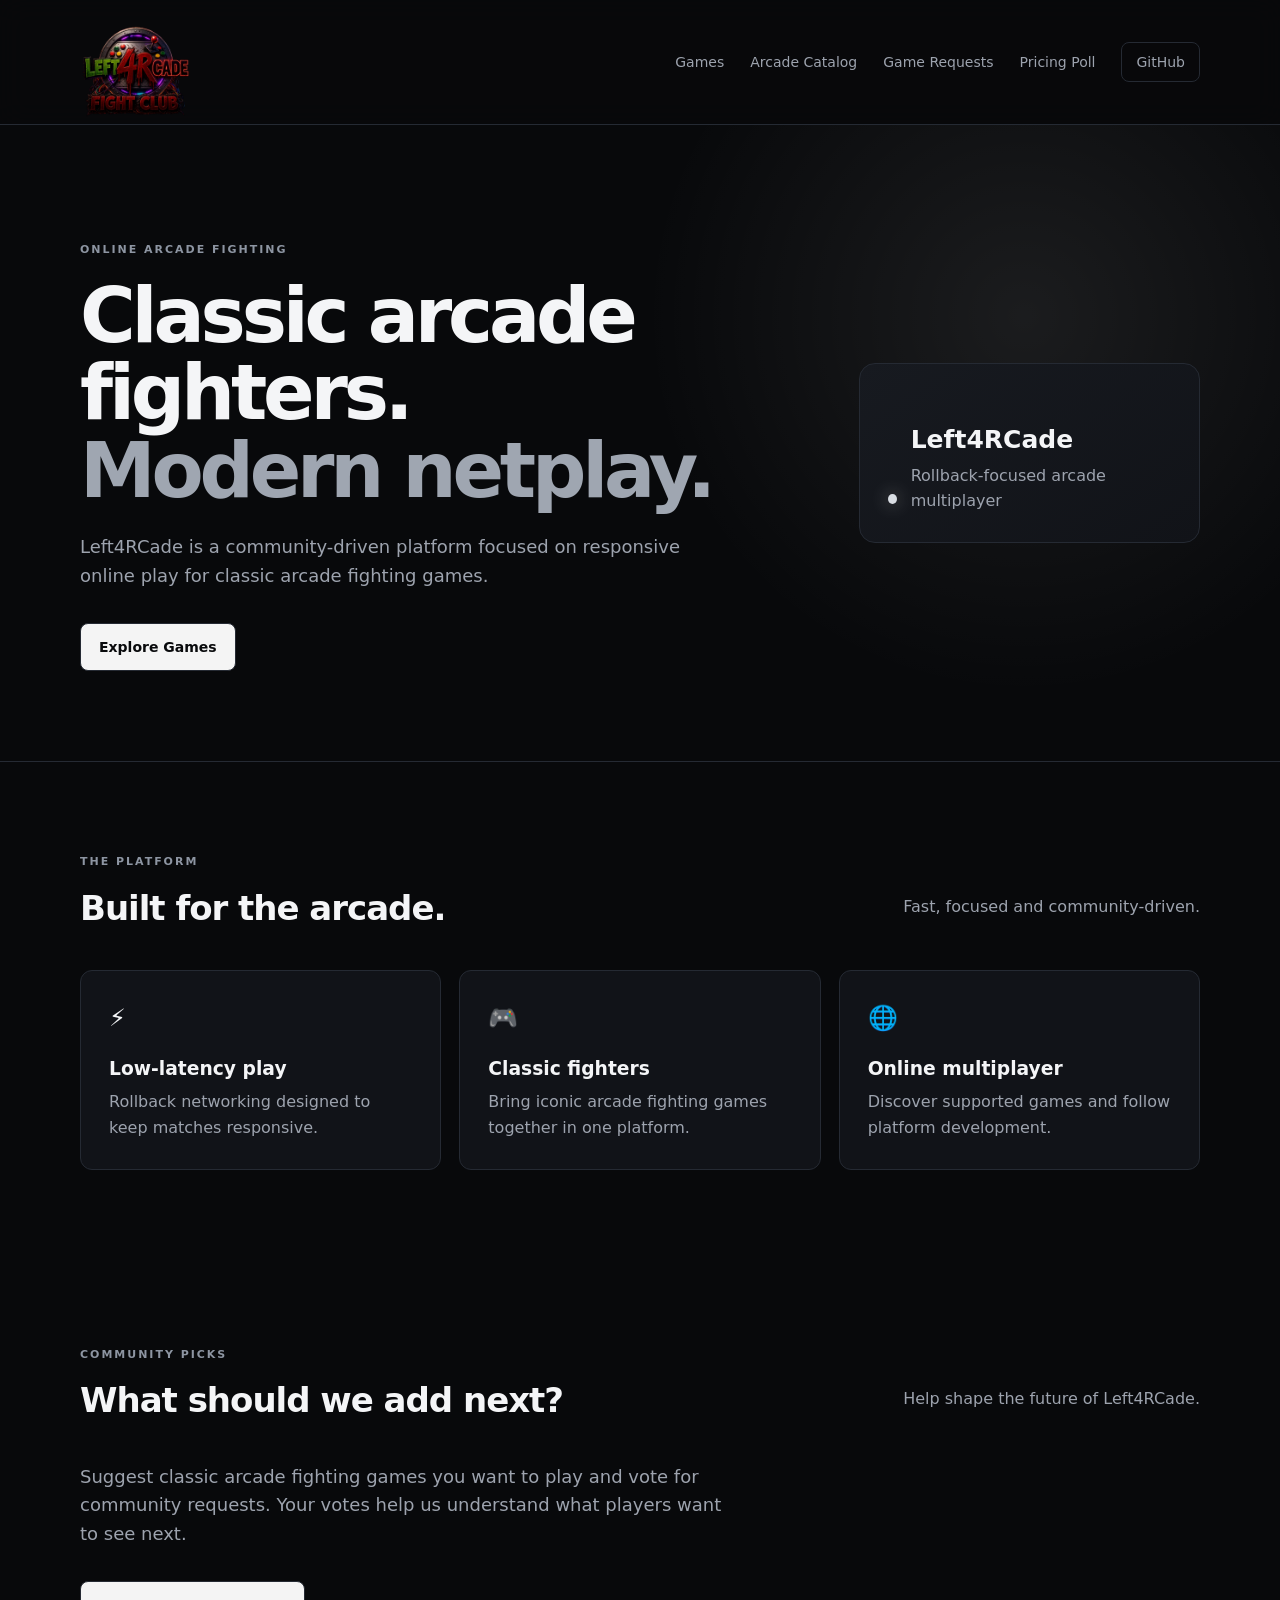
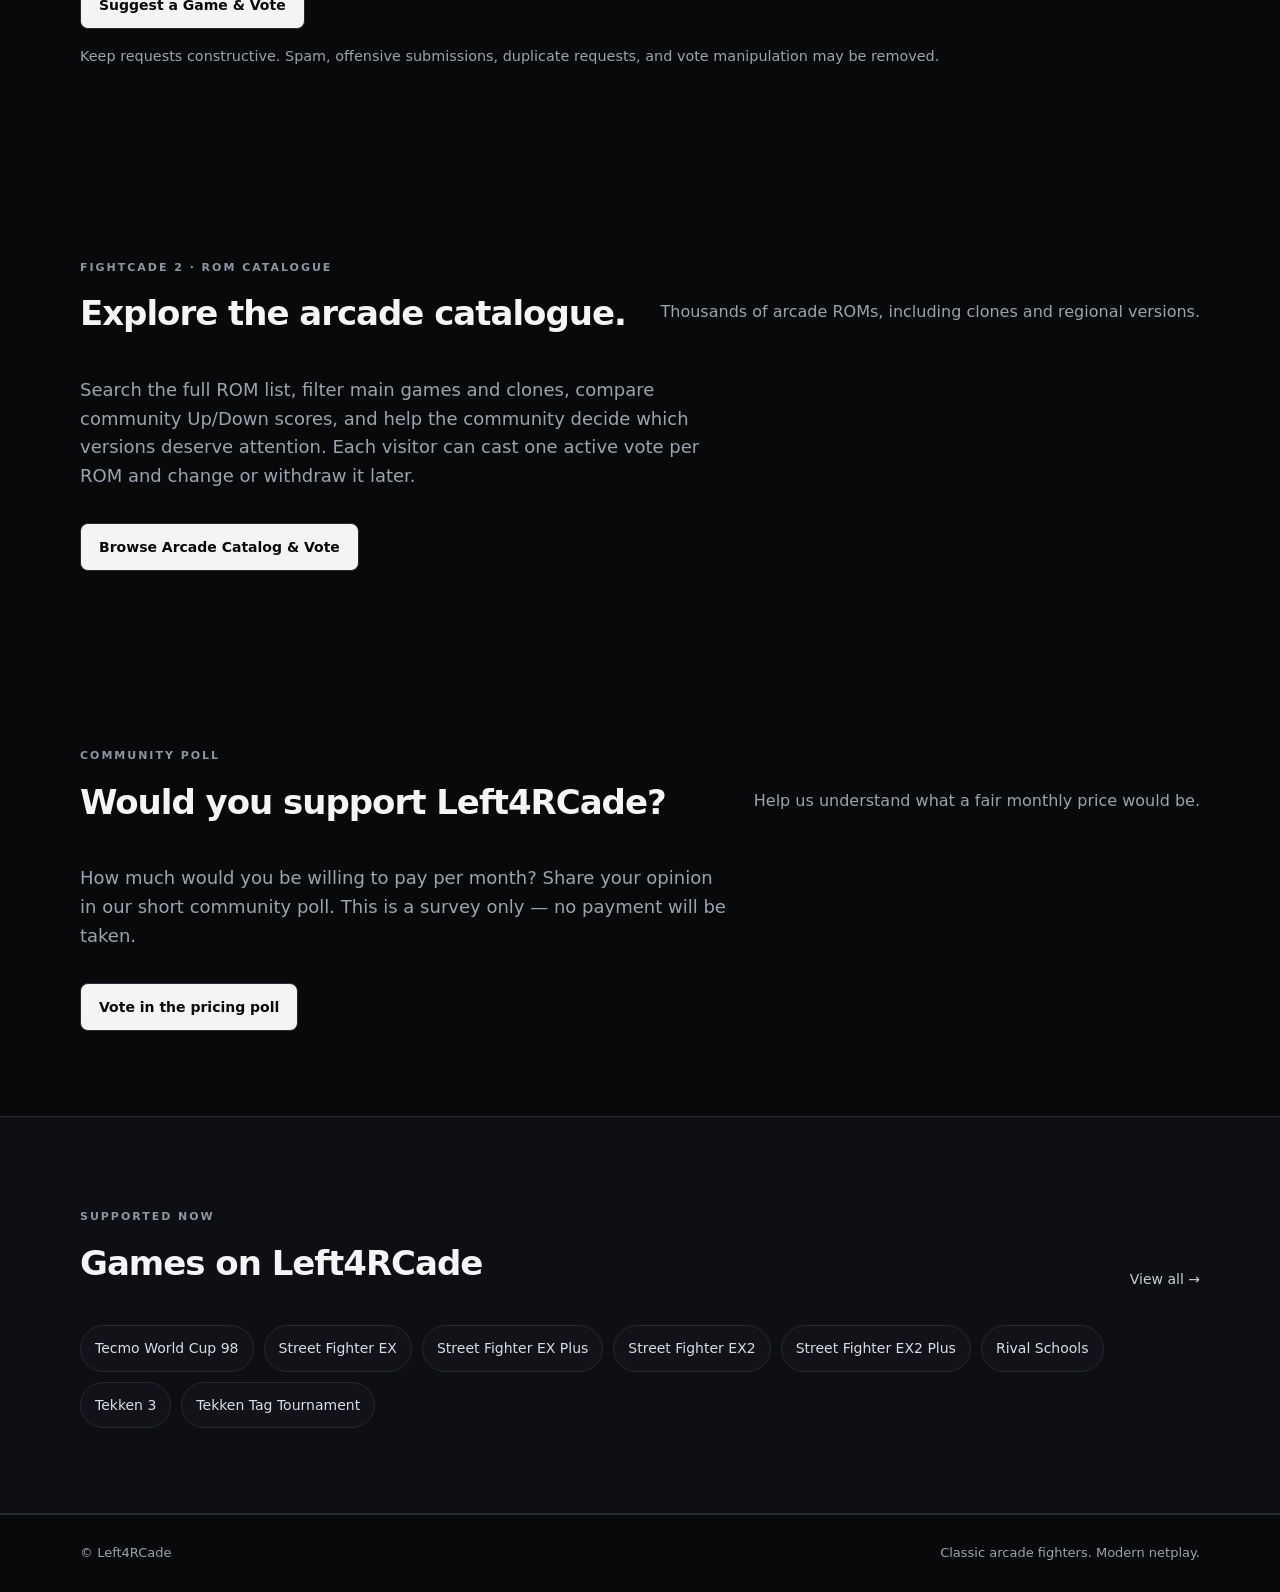
<file: index.html>
<!doctype html><html lang="en"><head><meta charset="utf-8"><meta name="viewport" content="width=device-width,initial-scale=1"><meta name="description" content="Left4RCade — classic arcade fighters with modern rollback netcode."><title>Left4RCade — Classic Arcade Fighters. Modern Netplay.</title><link rel="stylesheet" href="./styles.css"></head><body>
<header class="site-header"><div class="container nav"><a class="brand" href="./"><img src="./left4rcade_fightclub.png" alt="Left4RCade FightClub"></a><nav><a href="./games.html">Games</a><a href="./arcade.html">Arcade Catalog</a><a href="./requests.html">Game Requests</a><a href="./pricing.html">Pricing Poll</a><a class="nav-cta" href="https://github.com/left4rcade/left4rcade">GitHub</a></nav></div></header>
<main><section class="hero"><div class="container hero-grid"><div><span class="eyebrow">ONLINE ARCADE FIGHTING</span><h1>Classic arcade fighters.<br><span>Modern netplay.</span></h1><p class="hero-copy">Left4RCade is a community-driven platform focused on responsive online play for classic arcade fighting games.</p><div class="actions"><a class="button primary" href="./games.html">Explore Games</a></div></div><div class="hero-card"><div class="status-dot"></div><div><strong>Left4RCade</strong><p>Rollback-focused arcade multiplayer</p></div></div></div></section>
<section class="section"><div class="container"><div class="section-heading"><div><span class="eyebrow">THE PLATFORM</span><h2>Built for the arcade.</h2></div><p>Fast, focused and community-driven.</p></div><div class="feature-grid"><article class="feature"><span>⚡</span><h3>Low-latency play</h3><p>Rollback networking designed to keep matches responsive.</p></article><article class="feature"><span>🎮</span><h3>Classic fighters</h3><p>Bring iconic arcade fighting games together in one platform.</p></article><article class="feature"><span>🌐</span><h3>Online multiplayer</h3><p>Discover supported games and follow platform development.</p></article></div></div></section>
<section class="section request-promo"><div class="container"><div class="section-heading"><div><span class="eyebrow">COMMUNITY PICKS</span><h2>What should we add next?</h2></div><p>Help shape the future of Left4RCade.</p></div><p class="hero-copy">Suggest classic arcade fighting games you want to play and vote for community requests. Your votes help us understand what players want to see next.</p><div class="actions"><a class="button primary" href="./requests.html">Suggest a Game &amp; Vote</a></div><p class="muted" style="color:var(--muted);font-size:.9rem;margin-top:1rem;">Keep requests constructive. Spam, offensive submissions, duplicate requests, and vote manipulation may be removed.</p></div></section>
<section class="section arcade-catalog-promo"><div class="container"><div class="section-heading"><div><span class="eyebrow">FIGHTCADE 2 · ROM CATALOGUE</span><h2>Explore the arcade catalogue.</h2></div><p>Thousands of arcade ROMs, including clones and regional versions.</p></div><p class="hero-copy">Search the full ROM list, filter main games and clones, compare community Up/Down scores, and help the community decide which versions deserve attention. Each visitor can cast one active vote per ROM and change or withdraw it later.</p><div class="actions"><a class="button primary" href="./arcade.html">Browse Arcade Catalog &amp; Vote</a></div></div></section>
<section class="section pricing-poll-promo"><div class="container"><div class="section-heading"><div><span class="eyebrow">COMMUNITY POLL</span><h2>Would you support Left4RCade?</h2></div><p>Help us understand what a fair monthly price would be.</p></div><p class="hero-copy">How much would you be willing to pay per month? Share your opinion in our short community poll. This is a survey only — no payment will be taken.</p><div class="actions"><a class="button primary" href="./pricing.html">Vote in the pricing poll</a></div></div></section>
<section class="section dark-section"><div class="container"><div class="section-heading"><div><span class="eyebrow">SUPPORTED NOW</span><h2>Games on Left4RCade</h2></div><a class="text-link" href="./games.html">View all →</a></div><div class="game-strip"><div class="game-pill">Tecmo World Cup 98</div><div class="game-pill">Street Fighter EX</div><div class="game-pill">Street Fighter EX Plus</div><div class="game-pill">Street Fighter EX2</div><div class="game-pill">Street Fighter EX2 Plus</div><div class="game-pill">Rival Schools</div><div class="game-pill">Tekken 3</div><div class="game-pill">Tekken Tag Tournament</div></div></div></section></main>
<footer><div class="container footer"><span>© Left4RCade</span><span>Classic arcade fighters. Modern netplay.</span></div></footer></body></html>
</file>
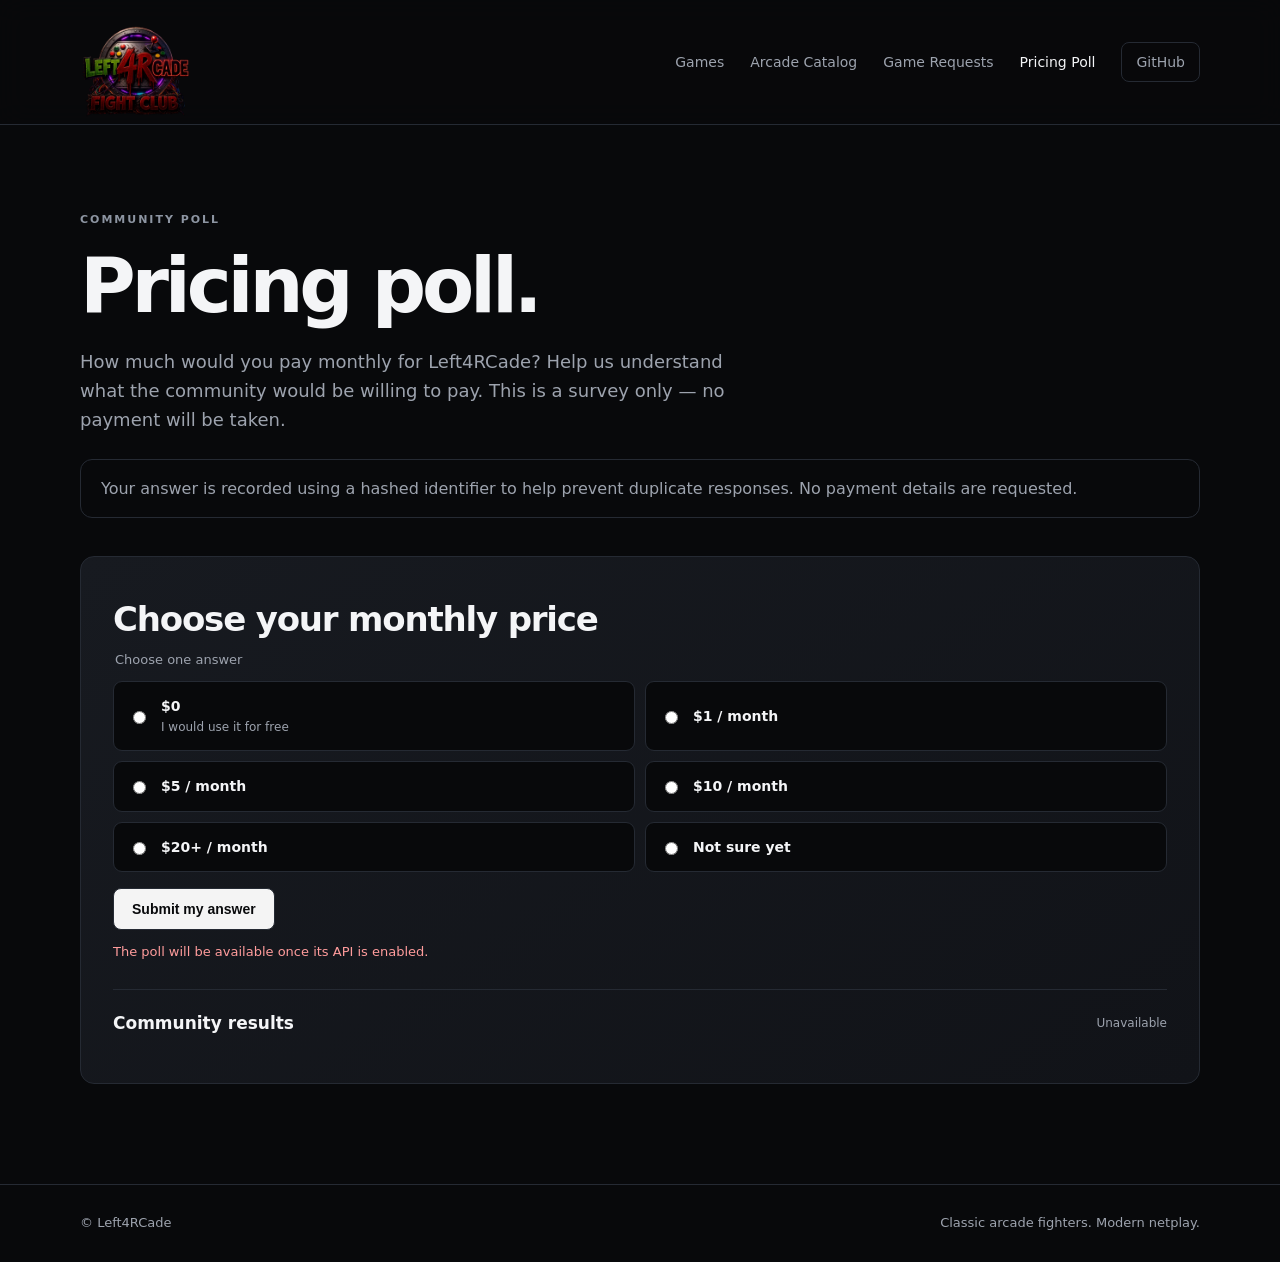
<file: pricing.html>
<!doctype html>
<html lang="en">
<head>
  <meta charset="utf-8">
  <meta name="viewport" content="width=device-width,initial-scale=1">
  <meta name="description" content="Share what you would be willing to pay monthly for Left4RCade.">
  <title>Pricing Poll — Left4RCade</title>
  <link rel="stylesheet" href="./styles.css">
</head>
<body>
<header class="site-header"><div class="container nav"><a class="brand" href="./"><img src="./left4rcade_fightclub.png" alt="Left4RCade FightClub"></a><nav><a href="./games.html">Games</a><a href="./arcade.html">Arcade Catalog</a><a href="./requests.html">Game Requests</a><a class="active" href="./pricing.html">Pricing Poll</a><a class="nav-cta" href="https://github.com/left4rcade/left4rcade">GitHub</a></nav></div></header>
<main class="page"><div class="container">
  <span class="eyebrow">COMMUNITY POLL</span>
  <h1>Pricing poll.</h1>
  <p class="lead">How much would you pay monthly for Left4RCade? Help us understand what the community would be willing to pay. This is a survey only — no payment will be taken.</p>
  <aside class="community-guidelines" role="note" style="margin:1.5rem 0;padding:1rem 1.25rem;border:1px solid var(--line);border-radius:12px;">
    <p style="margin:0;color:var(--muted);">Your answer is recorded using a hashed identifier to help prevent duplicate responses. No payment details are requested.</p>
  </aside>
  <section class="poll-panel" id="pricing-poll" aria-labelledby="pricing-poll-title">
    <h2 id="pricing-poll-title">Choose your monthly price</h2>
    <form id="pricing-poll-form" class="poll-form">
      <fieldset id="pricing-poll-options">
        <legend>Choose one answer</legend>
        <label class="poll-option"><input type="radio" name="amount" value="$0" required><span><strong>$0</strong><small>I would use it for free</small></span></label>
        <label class="poll-option"><input type="radio" name="amount" value="$1"><span><strong>$1 / month</strong></span></label>
        <label class="poll-option"><input type="radio" name="amount" value="$5"><span><strong>$5 / month</strong></span></label>
        <label class="poll-option"><input type="radio" name="amount" value="$10"><span><strong>$10 / month</strong></span></label>
        <label class="poll-option"><input type="radio" name="amount" value="$20+"><span><strong>$20+ / month</strong></span></label>
        <label class="poll-option"><input type="radio" name="amount" value="Not sure"><span><strong>Not sure yet</strong></span></label>
      </fieldset>
      <button class="button primary" id="submit-poll" type="submit">Submit my answer</button>
      <p class="form-message" id="poll-message" role="status" aria-live="polite"></p>
    </form>
    <div class="poll-results" aria-live="polite">
      <div class="poll-results-heading"><h3>Community results</h3><span id="poll-total">Loading…</span></div>
      <div id="poll-results-list"></div>
    </div>
  </section>
</div></main>
<footer><div class="container footer"><span>© Left4RCade</span><span>Classic arcade fighters. Modern netplay.</span></div></footer>
<script>
(() => {
  const API = "https://left4rcade-api.l-mehmet-hilmi-l.workers.dev";
  const form = document.getElementById("pricing-poll-form");
  const options = document.getElementById("pricing-poll-options");
  const button = document.getElementById("submit-poll");
  const messageEl = document.getElementById("poll-message");
  const totalEl = document.getElementById("poll-total");
  const resultsEl = document.getElementById("poll-results-list");
  const choices = ["$0", "$1", "$5", "$10", "$20+", "Not sure"];

  function message(text, kind) {
    messageEl.textContent = text || "";
    messageEl.className = "form-message" + (kind ? " " + kind : "");
  }

  function renderResults(results, total) {
    resultsEl.replaceChildren();
    const counts = new Map((Array.isArray(results) ? results : []).map(item => [item.amount, Number(item.votes) || 0]));
    for (const amount of choices) {
      const count = counts.get(amount) || 0;
      const row = document.createElement("div");
      row.className = "poll-result";
      const label = document.createElement("div");
      label.className = "poll-result-label";
      const name = document.createElement("span");
      name.textContent = amount === "$0" ? "$0 — Free" : amount === "Not sure" ? "Not sure yet" : amount + " / month";
      const countLabel = document.createElement("span");
      countLabel.textContent = count + (count === 1 ? " vote" : " votes");
      label.append(name, countLabel);
      const track = document.createElement("div");
      track.className = "poll-bar-track";
      const bar = document.createElement("div");
      bar.className = "poll-bar";
      bar.style.width = (total > 0 ? Math.round(count / total * 100) : 0) + "%";
      track.appendChild(bar);
      row.append(label, track);
      resultsEl.appendChild(row);
    }
    totalEl.textContent = total + (total === 1 ? " response" : " responses");
  }

  async function loadPoll() {
    try {
      const response = await fetch(API + "/api/pricing-poll", { headers: { "Accept": "application/json" }, cache: "no-store" });
      const data = await response.json();
      if (!response.ok) throw new Error(data.error || "Could not load poll.");
      renderResults(data.results, Number(data.total) || 0);
      if (data.hasVoted) {
        button.disabled = true;
        options.disabled = true;
        message("Thanks — your response has already been recorded.", "success");
      }
    } catch {
      totalEl.textContent = "Unavailable";
      message("The poll will be available once its API is enabled.", "error");
    }
  }

  form.addEventListener("submit", async event => {
    event.preventDefault();
    const selected = form.querySelector('input[name="amount"]:checked');
    if (!selected) {
      message("Please choose an answer.", "error");
      return;
    }
    button.disabled = true;
    button.textContent = "Submitting…";
    message("");
    try {
      const response = await fetch(API + "/api/pricing-poll", {
        method: "POST",
        headers: { "Content-Type": "application/json", "Accept": "application/json" },
        body: JSON.stringify({ amount: selected.value })
      });
      const data = await response.json();
      if (!response.ok) throw new Error(data.error || "Could not submit your answer.");
      message("Thanks — your answer has been recorded.", "success");
      options.disabled = true;
      renderResults(data.results, Number(data.total) || 0);
    } catch (error) {
      message(error.message || "Could not submit your answer. Please try again.", "error");
      button.disabled = false;
    } finally {
      button.textContent = "Submit my answer";
    }
  });
  loadPoll();
})();
</script>
</body>
</html>
</file>
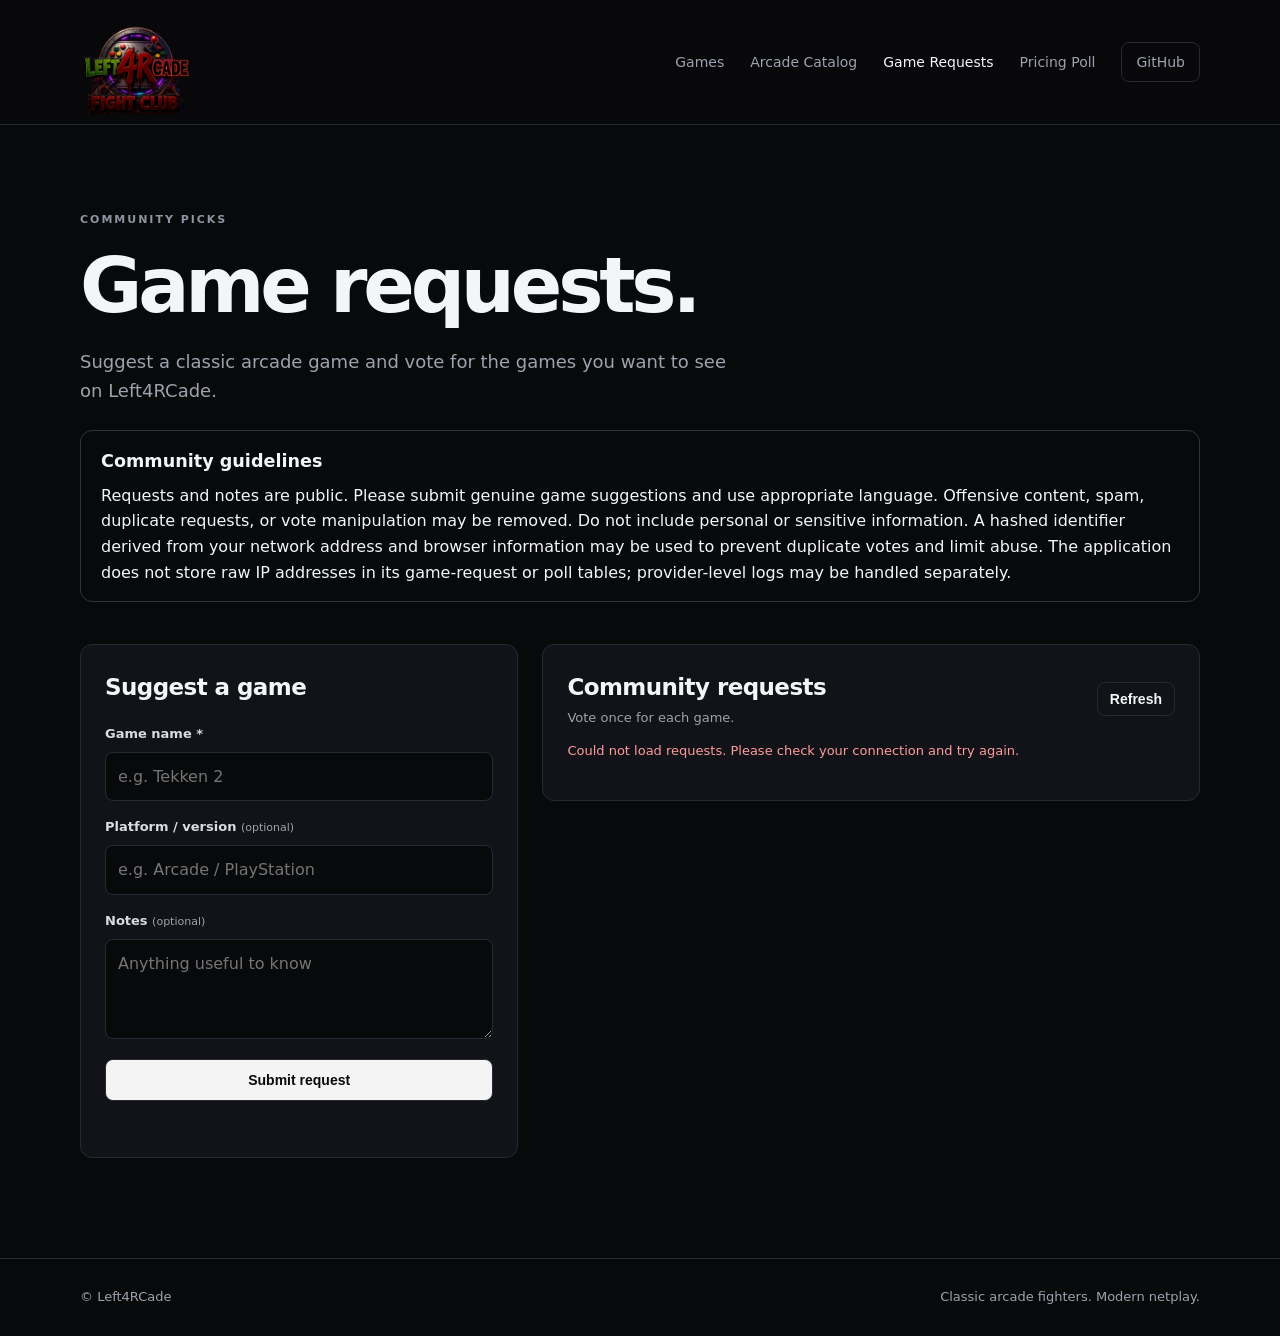
<file: requests.html>
<!doctype html>
<html lang="en">
<head>
  <meta charset="utf-8">
  <meta name="viewport" content="width=device-width,initial-scale=1">
  <meta name="description" content="Suggest arcade games for Left4RCade and vote for community requests.">
  <title>Game Requests — Left4RCade</title>
  <link rel="stylesheet" href="./styles.css">
</head>
<body>
<header class="site-header"><div class="container nav"><a class="brand" href="./"><img src="./left4rcade_fightclub.png" alt="Left4RCade FightClub"></a><nav><a href="./games.html">Games</a><a href="./arcade.html">Arcade Catalog</a><a class="active" href="./requests.html">Game Requests</a><a href="./pricing.html">Pricing Poll</a><a class="nav-cta" href="https://github.com/left4rcade/left4rcade">GitHub</a></nav></div></header>
<main class="page"><div class="container">
  <span class="eyebrow">COMMUNITY PICKS</span>
  <h1>Game requests.</h1>
  <p class="lead">Suggest a classic arcade game and vote for the games you want to see on Left4RCade.</p>
  <aside class="community-guidelines" role="note" aria-label="Community guidelines" style="margin: 1.5rem 0; padding: 1rem 1.25rem; border: 1px solid var(--border, #343434); border-radius: 12px;">
    <h2 style="margin: 0 0 .5rem; font-size: 1.1rem;">Community guidelines</h2>
    <p style="margin: 0;">Requests and notes are public. Please submit genuine game suggestions and use appropriate language. Offensive content, spam, duplicate requests, or vote manipulation may be removed. Do not include personal or sensitive information. A hashed identifier derived from your network address and browser information may be used to prevent duplicate votes and limit abuse. The application does not store raw IP addresses in its game-request or poll tables; provider-level logs may be handled separately.</p>
  </aside>
  <section class="request-layout">
    <form class="request-form" id="request-form">
      <h2>Suggest a game</h2>
      <label for="game-name">Game name <span aria-hidden="true">*</span></label>
      <input id="game-name" name="name" maxlength="120" required placeholder="e.g. Tekken 2">
      <label for="game-platform">Platform / version <span class="optional">(optional)</span></label>
      <input id="game-platform" name="platform" maxlength="120" placeholder="e.g. Arcade / PlayStation">
      <label for="game-reason">Notes <span class="optional">(optional)</span></label>
      <textarea id="game-reason" name="reason" maxlength="1000" rows="3" placeholder="Anything useful to know"></textarea>
      <button class="button primary" type="submit" id="submit-request">Submit request</button>
      <p class="form-message" id="form-message" role="status" aria-live="polite"></p>
    </form>
    <section class="request-list-section">
      <div class="request-list-heading"><div><h2>Community requests</h2><p class="muted-copy">Vote once for each game.</p></div><button class="button secondary refresh-button" id="refresh-requests" type="button">Refresh</button></div>
      <p class="form-message" id="list-message" role="status" aria-live="polite">Loading requests…</p>
      <div class="request-list" id="request-list"></div>
    </section>
  </section>
</div></main>
<footer><div class="container footer"><span>© Left4RCade</span><span>Classic arcade fighters. Modern netplay.</span></div></footer>
<script>
(() => {
  const API = "https://left4rcade-api.l-mehmet-hilmi-l.workers.dev";
  const form = document.getElementById("request-form");
  const nameInput = document.getElementById("game-name");
  const platformInput = document.getElementById("game-platform");
  const reasonInput = document.getElementById("game-reason");
  const submitButton = document.getElementById("submit-request");
  const formMessage = document.getElementById("form-message");
  const listMessage = document.getElementById("list-message");
  const list = document.getElementById("request-list");
  const refreshButton = document.getElementById("refresh-requests");


  function message(element, text, kind) {
    element.textContent = text || "";
    element.className = "form-message" + (kind ? " " + kind : "");
  }

  function renderRequests(requests) {
    list.replaceChildren();
    if (!Array.isArray(requests) || requests.length === 0) {
      message(listMessage, "No game requests yet. Be the first to suggest one.");
      return;
    }
    message(listMessage, requests.length + (requests.length === 1 ? " request" : " requests"));
    for (const request of requests) {
      const card = document.createElement("article");
      card.className = "request-card";
      const main = document.createElement("div");
      main.className = "request-card-main";
      const title = document.createElement("h3");
      title.textContent = request.name || "Untitled game";
      main.appendChild(title);
      if (request.platform) {
        const platform = document.createElement("p");
        platform.className = "request-platform";
        platform.textContent = request.platform;
        main.appendChild(platform);
      }
      if (request.reason) {
        const reason = document.createElement("p");
        reason.className = "request-reason";
        reason.textContent = request.reason;
        main.appendChild(reason);
      }
      const actions = document.createElement("div");
      actions.className = "request-card-actions";
      const votes = document.createElement("span");
      votes.className = "vote-count";
      votes.textContent = String(Number(request.votes) || 0) + ((Number(request.votes) || 0) === 1 ? " vote" : " votes");
      const voteButton = document.createElement("button");
      voteButton.type = "button";
      voteButton.className = "button secondary vote-button";
      voteButton.textContent = "▲ Vote";
      voteButton.addEventListener("click", () => voteFor(request.id, voteButton, votes));
      actions.append(votes, voteButton);
      card.append(main, actions);
      list.appendChild(card);
    }
  }


  async function loadRequests() {
    refreshButton.disabled = true;
    message(listMessage, "Loading requests…");
    try {
      const response = await fetch(API + "/api/requests", { headers: { "Accept": "application/json" }, cache: "no-store" });
      const data = await response.json();
      if (!response.ok) throw new Error(data.error || "Could not load requests.");
      renderRequests(data.requests);
    } catch (error) {
      message(listMessage, "Could not load requests. Please check your connection and try again.", "error");
    } finally {
      refreshButton.disabled = false;
    }
  }

  async function voteFor(id, button, votesLabel) {
    if (!Number.isInteger(Number(id)) || Number(id) < 1) return;
    button.disabled = true;
    const original = button.textContent;
    button.textContent = "Voting…";
    try {
      const response = await fetch(API + "/api/requests/" + encodeURIComponent(id) + "/vote", {
        method: "POST",
        headers: { "Accept": "application/json" }
      });
      const data = await response.json();
      if (!response.ok) throw new Error(data.error || "Vote failed.");
      if (data.request) votesLabel.textContent = String(Number(data.request.votes) || 0) + ((Number(data.request.votes) || 0) === 1 ? " vote" : " votes");
      button.textContent = "Voted ✓";
      message(listMessage, "Your vote has been counted.", "success");
    } catch (error) {
      message(listMessage, error.message || "Could not submit your vote.", "error");
      button.textContent = original;
      button.disabled = false;
      return;
    }
  }

  form.addEventListener("submit", async (event) => {
    event.preventDefault();
    if (!nameInput.value.trim()) {
      message(formMessage, "Please enter a game name.", "error");
      nameInput.focus();
      return;
    }
    submitButton.disabled = true;
    submitButton.textContent = "Submitting…";
    message(formMessage, "");
    try {
      const response = await fetch(API + "/api/requests", {
        method: "POST",
        headers: { "Content-Type": "application/json", "Accept": "application/json" },
        body: JSON.stringify({
          name: nameInput.value.trim(),
          platform: platformInput.value.trim(),
          reason: reasonInput.value.trim()
        })
      });
      const data = await response.json();
      if (!response.ok) throw new Error(data.error || "Could not submit the request.");
      form.reset();
      message(formMessage, "Game request submitted.", "success");
      await loadRequests();
    } catch (error) {
      message(formMessage, error.message || "Could not submit the request. Please try again.", "error");
    } finally {
      submitButton.disabled = false;
      submitButton.textContent = "Submit request";
    }
  });

  refreshButton.addEventListener("click", loadRequests);
  loadRequests();
})();
</script>
</body>
</html>
</file>
<file: styles.css>
:root{--bg:#08090b;--panel:#111318;--panel2:#171a20;--text:#f4f5f7;--muted:#9da3ae;--line:#252a33;--max:1120px}*{box-sizing:border-box}body{margin:0;background:var(--bg);color:var(--text);font-family:Inter,ui-sans-serif,system-ui,-apple-system,BlinkMacSystemFont,"Segoe UI",sans-serif;line-height:1.6}a{color:inherit;text-decoration:none}.container{width:min(calc(100% - 40px),var(--max));margin:auto}.site-header{position:sticky;top:0;z-index:10;background:rgba(8,9,11,.88);backdrop-filter:blur(14px);border-bottom:1px solid var(--line)}.nav{min-height:124px;display:flex;align-items:center;justify-content:space-between;gap:24px}.brand img{width:110px;height:110px;object-fit:contain;display:block}.nav nav{display:flex;align-items:center;gap:26px;color:var(--muted);font-size:14px}.nav nav a:hover,.nav nav a.active{color:var(--text)}.nav-cta{border:1px solid var(--line);padding:8px 14px;border-radius:8px}.hero{padding:110px 0 90px;border-bottom:1px solid var(--line);background:radial-gradient(circle at 80% 30%,rgba(255,255,255,.08),transparent 34%)}.hero-grid{display:grid;grid-template-columns:1.35fr .65fr;gap:70px;align-items:center}.eyebrow{font-size:11px;letter-spacing:.18em;color:#8d95a2;font-weight:800}.hero h1,.page h1{font-size:clamp(44px,7vw,76px);line-height:1.02;letter-spacing:-.055em;margin:16px 0 24px}.hero h1 span{color:#9fa6b1}.hero-copy,.lead{color:var(--muted);font-size:18px;max-width:650px}.actions{display:flex;gap:12px;flex-wrap:wrap;margin-top:32px}.button{display:inline-flex;align-items:center;justify-content:center;padding:12px 18px;border-radius:8px;font-weight:800;font-size:14px;border:1px solid var(--line)}.button.primary{background:#f4f4f4;color:#090a0c}.button.secondary{background:transparent;color:var(--text)}.hero-card{border:1px solid var(--line);background:linear-gradient(145deg,var(--panel2),var(--panel));padding:28px;border-radius:16px;min-height:180px;display:flex;align-items:flex-end;gap:14px}.hero-card strong{font-size:25px}.hero-card p{color:var(--muted);margin:3px 0 0}.status-dot{width:10px;height:10px;background:#d9dde3;border-radius:50%;box-shadow:0 0 18px rgba(255,255,255,.45);margin-bottom:10px}.section{padding:85px 0}.dark-section{background:#0d0f13;border-top:1px solid var(--line);border-bottom:1px solid var(--line)}.section-heading{display:flex;justify-content:space-between;align-items:end;gap:30px;margin-bottom:35px}.section-heading h2{font-size:34px;letter-spacing:-.03em;margin:8px 0 0}.section-heading>p{color:var(--muted)}.feature-grid{display:grid;grid-template-columns:repeat(3,1fr);gap:18px}.feature,.game-card{background:var(--panel);border:1px solid var(--line);border-radius:12px;padding:28px}.feature span{font-size:24px}.feature h3{margin:16px 0 6px}.feature p,.game-card p{color:var(--muted);margin:0}.game-strip{display:flex;flex-wrap:wrap;gap:10px}.game-pill{border:1px solid var(--line);background:var(--panel);padding:11px 14px;border-radius:999px;color:#d9dde3;font-size:14px}.text-link{color:#c7ccd4;font-size:14px}footer{border-top:1px solid var(--line);padding:28px 0;color:var(--muted);font-size:13px}.footer{display:flex;justify-content:space-between;gap:20px}.page{padding:80px 0 100px}.games-grid{display:grid;grid-template-columns:repeat(2,minmax(0,1fr));gap:18px;margin-top:45px}.game-card{padding:18px;overflow:hidden;display:flex;flex-direction:column;min-width:0}.game-art{height:190px;margin:0 0 22px;overflow:hidden;background:#08090b;border:1px solid var(--line);border-radius:9px}.game-art>img:first-child{display:block;width:100%;height:100%;object-fit:cover;object-position:center;border:0;border-radius:0}.game-card h2{margin:12px 0 5px;font-size:22px}.game-status{font-size:10px;letter-spacing:.16em;color:#aeb5bf;font-weight:900}@media(max-width:760px){.nav{padding:15px 0;align-items:flex-start}.nav nav{gap:12px;flex-wrap:wrap;justify-content:flex-end}.nav-cta{display:none}.brand img{width:82px;height:82px}.hero{padding:70px 0}.hero-grid{grid-template-columns:1fr;gap:30px}.hero-card{min-height:130px}.feature-grid,.games-grid{grid-template-columns:1fr}.section{padding:60px 0}.section-heading,.footer{align-items:flex-start;flex-direction:column}.page{padding:60px 0}.hero h1,.page h1{font-size:48px}.game-art{height:180px}}

/* Game request and voting page */
.request-layout{display:grid;grid-template-columns:minmax(260px,.8fr) minmax(0,1.2fr);gap:24px;align-items:start;margin-top:42px}
.request-form,.request-list-section{background:var(--panel);border:1px solid var(--line);border-radius:12px;padding:24px;min-width:0}
.request-form h2,.request-list-section h2{font-size:23px;letter-spacing:-.025em;margin:0 0 18px}
.request-form label{display:block;margin:16px 0 7px;font-size:13px;font-weight:750;color:#d9dde3}
.request-form input,.request-form textarea{display:block;width:100%;font:inherit;color:var(--text);background:#08090b;border:1px solid var(--line);border-radius:8px;padding:11px 12px;outline:none}
.request-form input:focus,.request-form textarea:focus{border-color:#7c8491}
.request-form textarea{resize:vertical;min-height:88px}
.optional{font-size:11px;color:var(--muted);font-weight:400}
.request-form button{margin-top:20px;width:100%;cursor:pointer}
.button:disabled{opacity:.55;cursor:wait}
.request-list-heading{display:flex;justify-content:space-between;align-items:center;gap:12px}
.request-list-heading h2{margin-bottom:2px}
.muted-copy{margin:0;color:var(--muted);font-size:13px}
.refresh-button{padding:8px 12px;white-space:nowrap;cursor:pointer}
.form-message{min-height:1.5em;color:var(--muted);font-size:13px;margin:12px 0 0}
.form-message.error{color:#ff9c9c}
.form-message.success{color:#b5e6c5}
.request-list{display:grid;gap:12px;margin-top:14px}
.request-card{display:flex;justify-content:space-between;align-items:center;gap:16px;background:var(--panel2);border:1px solid var(--line);border-radius:10px;padding:16px}
.request-card-main{min-width:0}
.request-card h3{font-size:17px;line-height:1.3;margin:0 0 5px;overflow-wrap:anywhere}
.request-platform,.request-reason{font-size:13px;color:var(--muted);margin:4px 0 0;overflow-wrap:anywhere}
.request-card-actions{display:flex;flex-direction:column;align-items:flex-end;gap:8px;flex-shrink:0}
.vote-count{font-size:12px;color:#c9ced7;white-space:nowrap}
.vote-button{padding:8px 12px;cursor:pointer;white-space:nowrap}
@media(max-width:760px){.request-layout{grid-template-columns:1fr}.request-form,.request-list-section{padding:18px}.request-card{align-items:flex-start}.request-card-actions{align-items:flex-end}.request-list-heading{align-items:flex-start}}

/* Monthly willingness-to-pay poll */
.poll-panel{margin:38px 0 0;background:linear-gradient(145deg,var(--panel2),var(--panel));border:1px solid var(--line);border-radius:14px;padding:clamp(20px,4vw,32px)}
.poll-panel h2{font-size:clamp(24px,3.5vw,34px);line-height:1.2;letter-spacing:-.035em;margin:10px 0}
.poll-intro{color:var(--muted);max-width:720px;margin:0 0 22px}
.poll-form fieldset{border:0;padding:0;margin:0;display:grid;grid-template-columns:repeat(2,minmax(0,1fr));gap:10px}
.poll-form legend{font-size:13px;color:var(--muted);margin-bottom:10px}
.poll-option{display:flex;align-items:center;gap:12px;min-width:0;padding:13px 14px;border:1px solid var(--line);border-radius:9px;background:var(--bg);cursor:pointer}
.poll-option:has(input:checked){border-color:#aab2bf;background:#1a1e25}
.poll-option input{accent-color:#e8ebf0;flex-shrink:0}
.poll-option span{display:flex;flex-direction:column;gap:1px}
.poll-option strong{font-size:14px}
.poll-option small{font-size:12px;color:var(--muted)}
.poll-form button{margin-top:16px;cursor:pointer}
.poll-results{border-top:1px solid var(--line);margin-top:26px;padding-top:20px}
.poll-results-heading{display:flex;justify-content:space-between;align-items:center;gap:12px;margin-bottom:14px}
.poll-results-heading h3{font-size:17px;margin:0}
.poll-results-heading>span{font-size:12px;color:var(--muted)}
.poll-result{margin:13px 0}
.poll-result-label{display:flex;justify-content:space-between;gap:12px;font-size:13px;margin-bottom:6px}
.poll-result-label span:last-child{color:var(--muted);white-space:nowrap}
.poll-bar-track{height:7px;border-radius:99px;background:#08090b;overflow:hidden}
.poll-bar{height:100%;border-radius:99px;background:#b8c0cb;transition:width .25s ease}
.poll-form fieldset:disabled{opacity:.6}
@media(max-width:560px){.poll-form fieldset{grid-template-columns:1fr}.poll-panel{padding:18px}.poll-results-heading{align-items:flex-start;flex-direction:column}}



/* Games page: aligned with the main Left4RCade visual system */
.games-page{background:var(--bg)}
.games-page .games-hero{min-height:220px;border-bottom:1px solid var(--line);background:linear-gradient(90deg,rgba(8,9,11,.96),rgba(8,9,11,.72)),radial-gradient(circle at 78% 40%,rgba(255,255,255,.09),transparent 42%)}
.games-page .games-hero-inner{min-height:220px;display:flex;align-items:center;gap:30px}
.games-page .games-hero-icon{width:82px;height:82px;flex-shrink:0;border:1px solid #343b47;border-radius:16px;background:var(--panel);display:grid;place-items:center;font-size:38px}
.games-page .games-hero-copy .eyebrow{color:var(--muted)}
.games-page .games-hero-copy h1{font-size:clamp(44px,6vw,64px);line-height:1.02;letter-spacing:-.055em;margin:8px 0 10px}
.games-page .games-hero-copy p{color:var(--muted);font-size:17px;line-height:1.55;margin:0}
.games-page .games-browser{padding-top:26px;padding-bottom:84px}
.games-page .games-toolbar{display:flex;align-items:center;justify-content:space-between;gap:18px}
.games-page .game-filters{display:flex;gap:8px;align-items:center;flex-wrap:wrap}
.games-page .game-filter{font:inherit;font-size:13px;font-weight:750;color:#d9dde3;background:var(--panel);border:1px solid var(--line);border-radius:999px;padding:9px 15px;cursor:pointer;transition:background .15s,border-color .15s}
.games-page .game-filter:hover{border-color:#555d6b}
.games-page .game-filter.active{background:#f4f4f4;color:#090a0c;border-color:#f4f4f4}
.games-page .game-search{height:42px;min-width:230px;width:min(100%,300px);display:flex;align-items:center;gap:10px;padding:0 13px;border:1px solid var(--line);border-radius:9px;background:var(--panel);color:var(--muted)}
.games-page .game-search>span{font-size:22px;line-height:1}
.games-page .game-search input{width:100%;min-width:0;background:transparent;border:0;outline:0;color:var(--text);font:inherit;font-size:13px}
.games-page .game-search input::placeholder{color:var(--muted)}
.games-page .games-count{font-size:12px;color:var(--muted);margin:16px 0 10px}
.games-page .games-grid-modern{grid-template-columns:repeat(4,minmax(0,1fr));gap:18px;margin-top:0}
.games-page .game-card-modern{padding:12px;background:var(--panel);border-color:var(--line);border-radius:12px;transition:transform .18s,border-color .18s}
.games-page .game-card-modern:hover{transform:translateY(-2px);border-color:#454c58}
.games-page .game-card-modern .game-art{height:auto;aspect-ratio:16/9;margin:0;border:1px solid var(--line);border-radius:8px;background:#08090b}
.games-page .game-card-modern .game-art img{display:block;width:100%;height:100%;object-fit:cover;object-position:center}
.games-page .game-card-body{padding:12px 2px 1px;display:flex;flex-direction:column;flex:1;min-width:0}
.games-page .game-card-modern .game-status{font-size:9px;letter-spacing:.14em;color:#aeb5bf}
.games-page .game-card-modern h2{font-size:17px;line-height:1.35;margin:5px 0 8px;min-height:2.7em;overflow-wrap:anywhere}
.games-page .game-card-modern .game-platform{color:var(--muted);font-size:12px;margin:0 0 13px;min-height:1.5em}
.games-page .game-request-button{display:flex;justify-content:center;align-items:center;gap:10px;width:100%;margin-top:auto;border:1px solid #343b47;border-radius:8px;padding:9px 10px;font-size:13px;font-weight:750;background:#0d0f13;transition:background .15s,border-color .15s}
.games-page .game-request-button:hover{background:#1a1d23;border-color:#606977}
.games-page .games-empty{padding:30px;text-align:center;border:1px dashed var(--line);border-radius:12px;color:var(--muted)}
.games-page .game-card-modern[hidden]{display:none}
@media(max-width:1100px){.games-page .games-toolbar{align-items:flex-start;flex-direction:column}.games-page .game-search{width:100%;max-width:none}.games-page .games-grid-modern{grid-template-columns:repeat(3,minmax(0,1fr))}}
@media(max-width:760px){.games-page .games-hero,.games-page .games-hero-inner{min-height:195px}.games-page .games-hero-inner{gap:18px}.games-page .games-hero-icon{width:66px;height:66px;border-radius:13px;font-size:30px}.games-page .games-hero-copy p{font-size:15px}.games-page .desktop-break{display:none}.games-page .games-grid-modern{grid-template-columns:repeat(2,minmax(0,1fr));gap:14px}.games-page .game-card-modern h2{font-size:15px}}
@media(max-width:480px){.games-page .games-hero-inner{align-items:flex-start;padding-top:30px;padding-bottom:28px}.games-page .games-hero-icon{display:none}.games-page .game-filter{padding:8px 12px;font-size:12px}.games-page .game-card-body{padding:9px 1px 1px}.games-page .game-card-modern .game-platform{font-size:11px}.games-page .game-request-button{font-size:12px;padding:8px 4px}.games-page .games-browser{padding-top:18px}}
</file>
